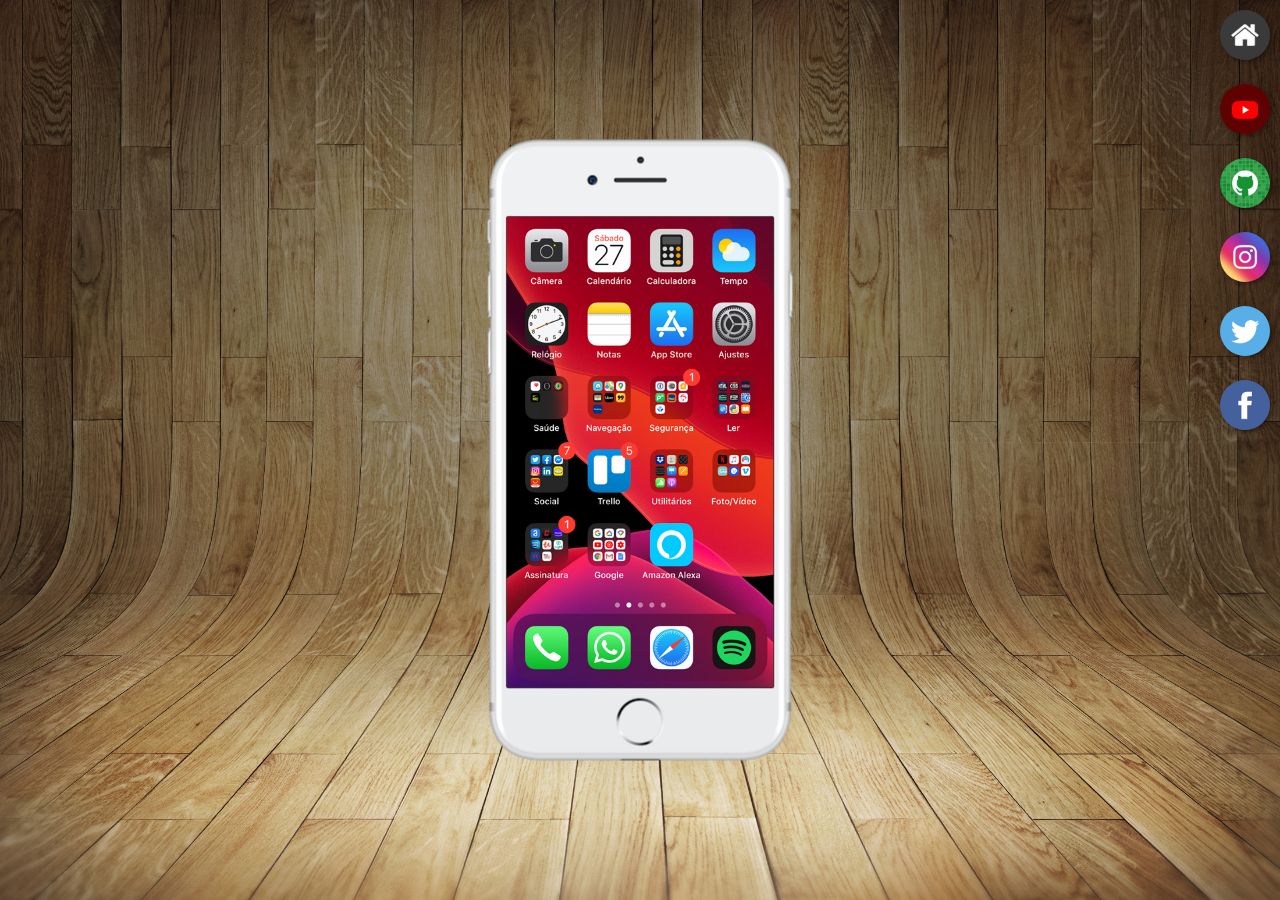
<file: index.html>
<!DOCTYPE html>
<html lang="pt-br">
<head>
    <meta charset="UTF-8">
    <meta http-equiv="X-UA-Compatible" content="IE=edge">
    <meta name="viewport" content="width=device-width, initial-scale=1.0">
    <link rel="shortcut icon" href="favicon.ico" type="image/x-icon">
    <link rel="stylesheet" href="estilos/style.css">
    <title>projeto redes sociais</title>
</head>
<body>
     <main>
        
           <section id="telefone">
              <iframe src="home.html" name="tela" id="tela" frameborder="0"
               height="400" scolling="no" >seu navegador nao e compativel com iframe</iframe>
           </section>
         
         <section id="redes-sociais">
           <a href="home.html" target="tela"><img src="imagens/logo-home.jpg" alt="home"></a> <br>
           <a href="youtube.html" target="tela" ><img src="imagens/logo-youtube.jpg" alt="youtube"></a> <br>
           <a href="github.html" target="tela"><img src="imagens/logo-github.jpg" alt="github"></a> <br>
           <a href="instagram.html" target="tela"><img src="imagens/logo-instagram.jpg" alt="instagram"></a> <br>
           <a href="twitter.html" target="tela"><img src="imagens/logo-twitter.jpg" alt="twitter"></a> <br>
           <a href="facebook.html" target="tela" ><img src="imagens/logo-facebook.jpg" alt="facebook"></a> <br>
         </section>
     </main>

</body>
</html>
</file>
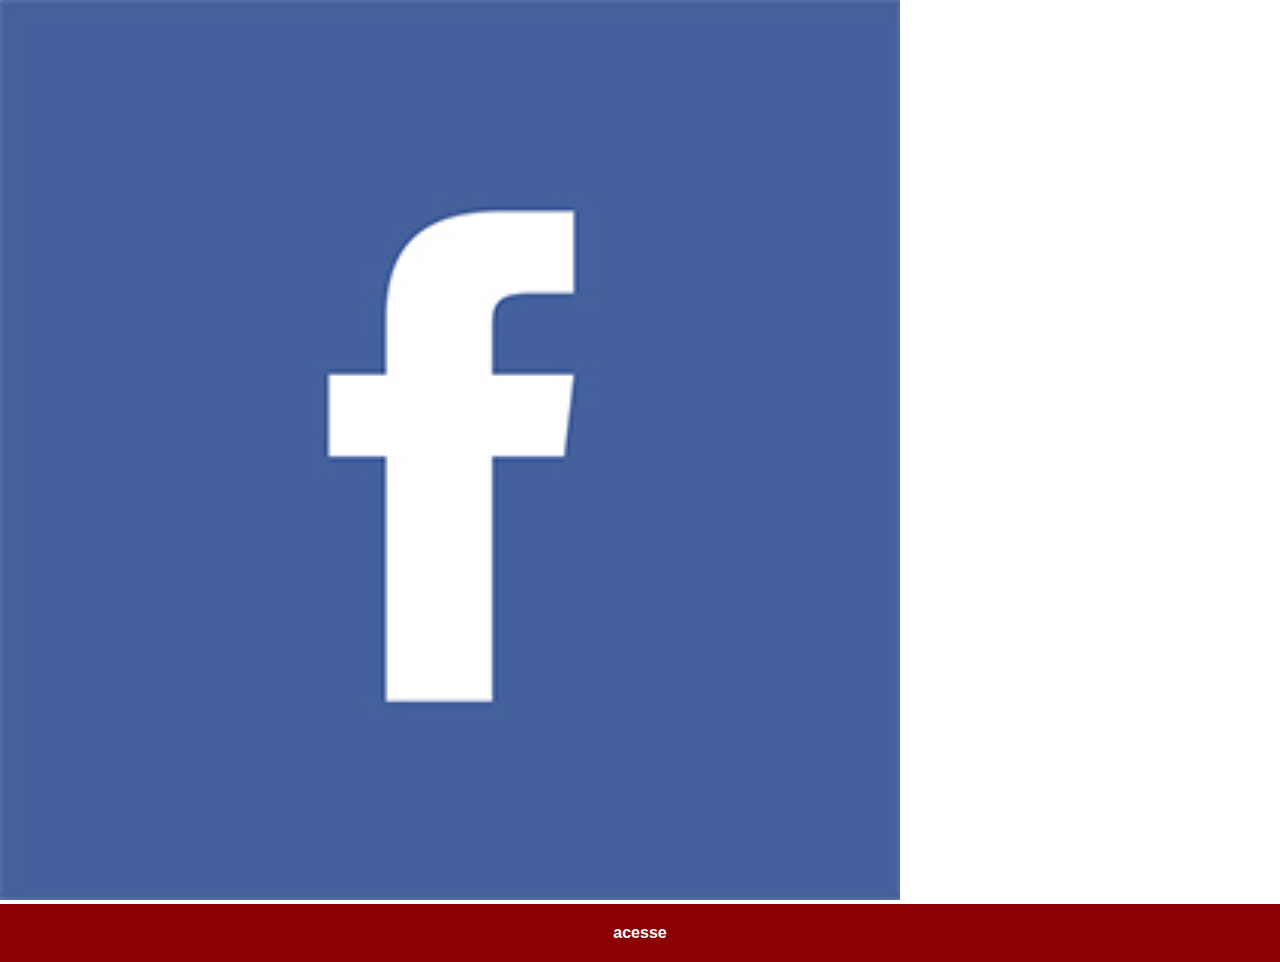
<file: facebook.html>
<!DOCTYPE html>
<html lang="en">
<head>
    <meta charset="UTF-8">
    <meta http-equiv="X-UA-Compatible" content="IE=edge">
    <meta name="viewport" content="width=device-width, initial-scale=1.0">
    <title>facebook</title>
    <link rel="stylesheet" href="estilos/social.css">
</head>
<body>
    <img src="imagens/logo-facebook.jpg" alt="facebook">
    <a href="https://www.facebook.com/gustavoguanabara/?locale=pt_BR" target="_blank"> acesse</a>
</body>
</html>
</file>
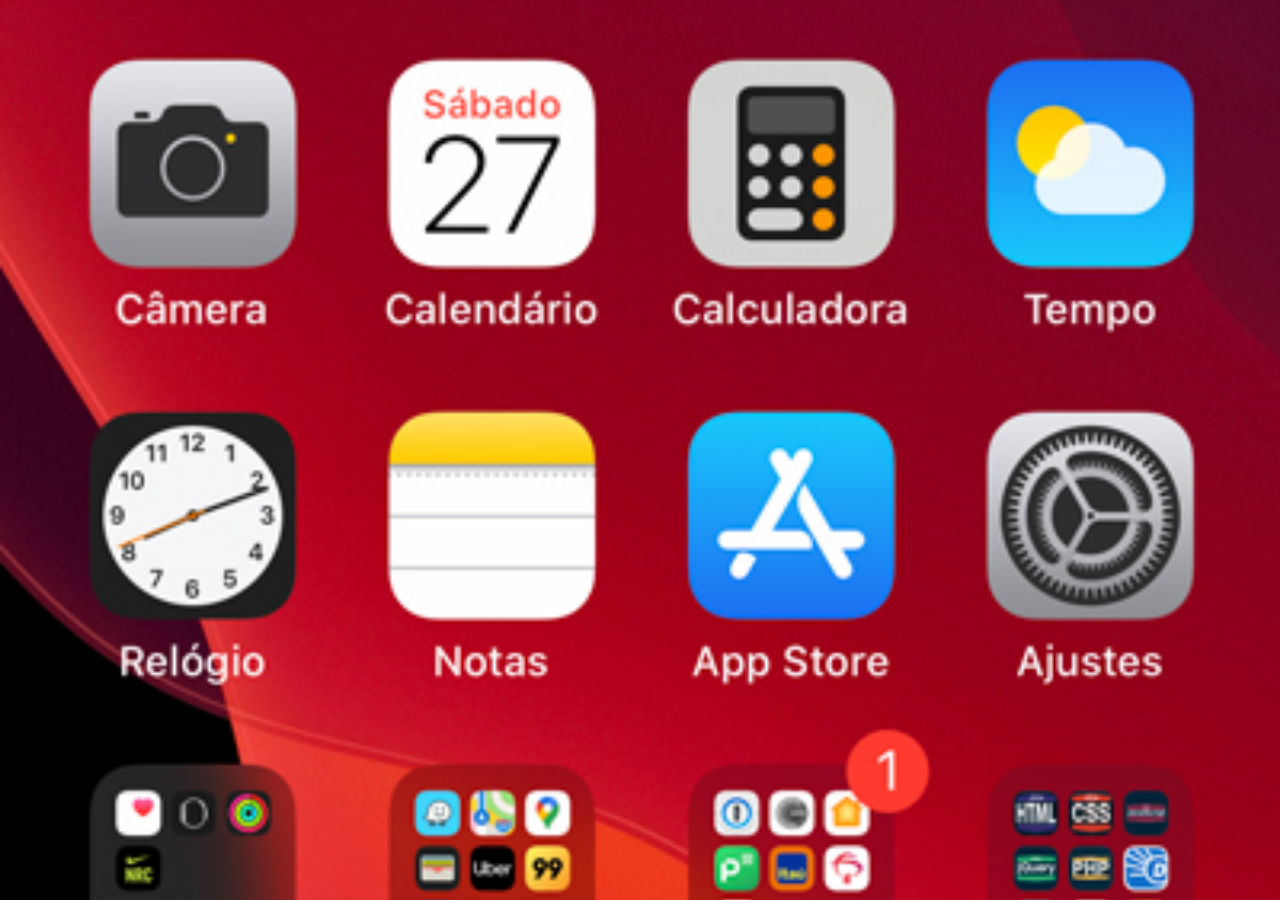
<file: home.html>
<!DOCTYPE html>
<html lang="pt-br">
<head>
    <meta charset="UTF-8">
    <meta http-equiv="X-UA-Compatible" content="IE=edge">
    <meta name="viewport" content="width=device-width, initial-scale=1.0">
    <title>home</title>

    <style>
        *{
            margin:0px;
            padding:0px;
    
        }
        body{
            width:100vw;
            height:100vh;
            background: black  url('imagens/tela-home.jpg')no-repeat top center ;
            background-size: cover;
            background-repeat: no-repeat;
        }
    </style>
</head>

<body>
    
</body>
</html>
</file>
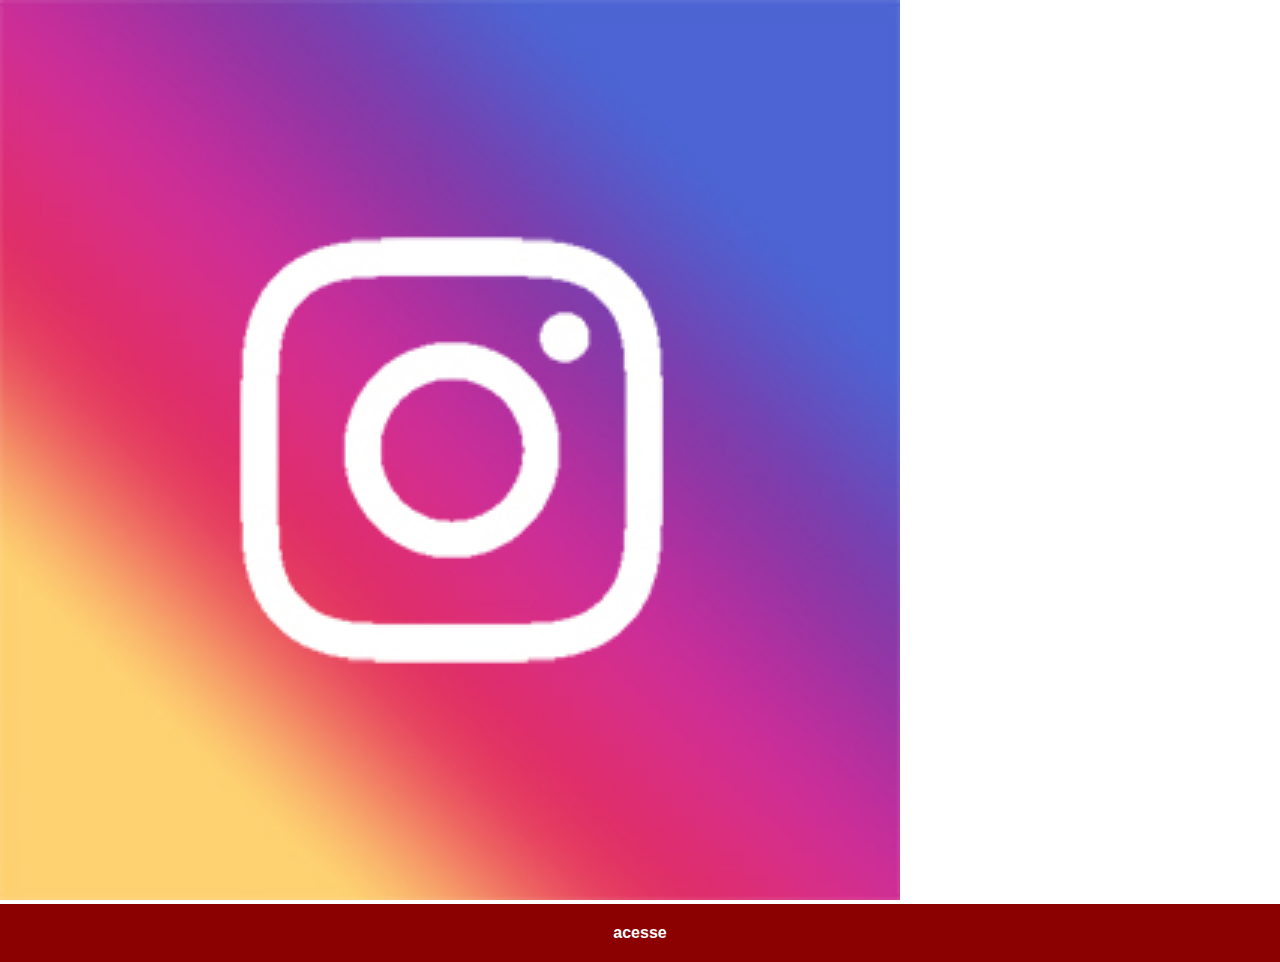
<file: instagram.html>
<!DOCTYPE html>
<html lang="pt-br">
<head>
    <meta charset="UTF-8">
    <meta http-equiv="X-UA-Compatible" content="IE=edge">
    <meta name="viewport" content="width=device-width, initial-scale=1.0">
    <title>instagram</title>
    <link rel="stylesheet" href="estilos/social.css">
</head>
<body>
    <img src="imagens/logo-instagram.jpg" alt="instagram">
    <a href="https://www.instagram.com/gustavoguanabara/" target="_blank">acesse</a>
</body>
</html>
</file>
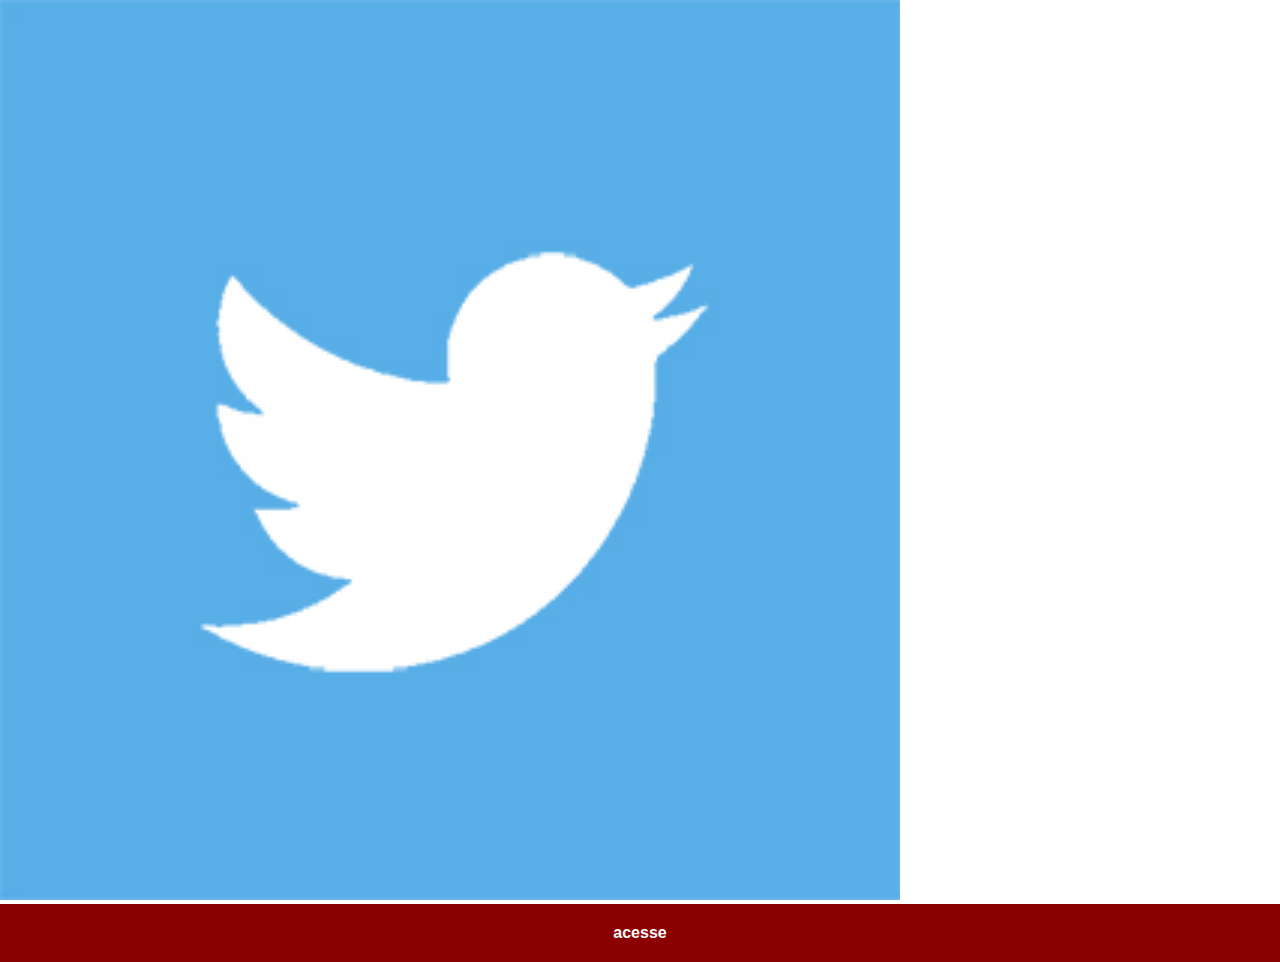
<file: twitter.html>
<!DOCTYPE html>
<html lang="pt-br">
<head>
    <meta charset="UTF-8">
    <meta http-equiv="X-UA-Compatible" content="IE=edge">
    <meta name="viewport" content="width=device-width, initial-scale=1.0">
    <title>twitter</title>
    <link rel="stylesheet" href="estilos/social.css">
</head>
<body>
    <img src="imagens/logo-twitter.jpg" alt="twitter">
    <a href="https://twitter.com/guanabara" target="_blank"> acesse</a>
</body>
</html>
</file>
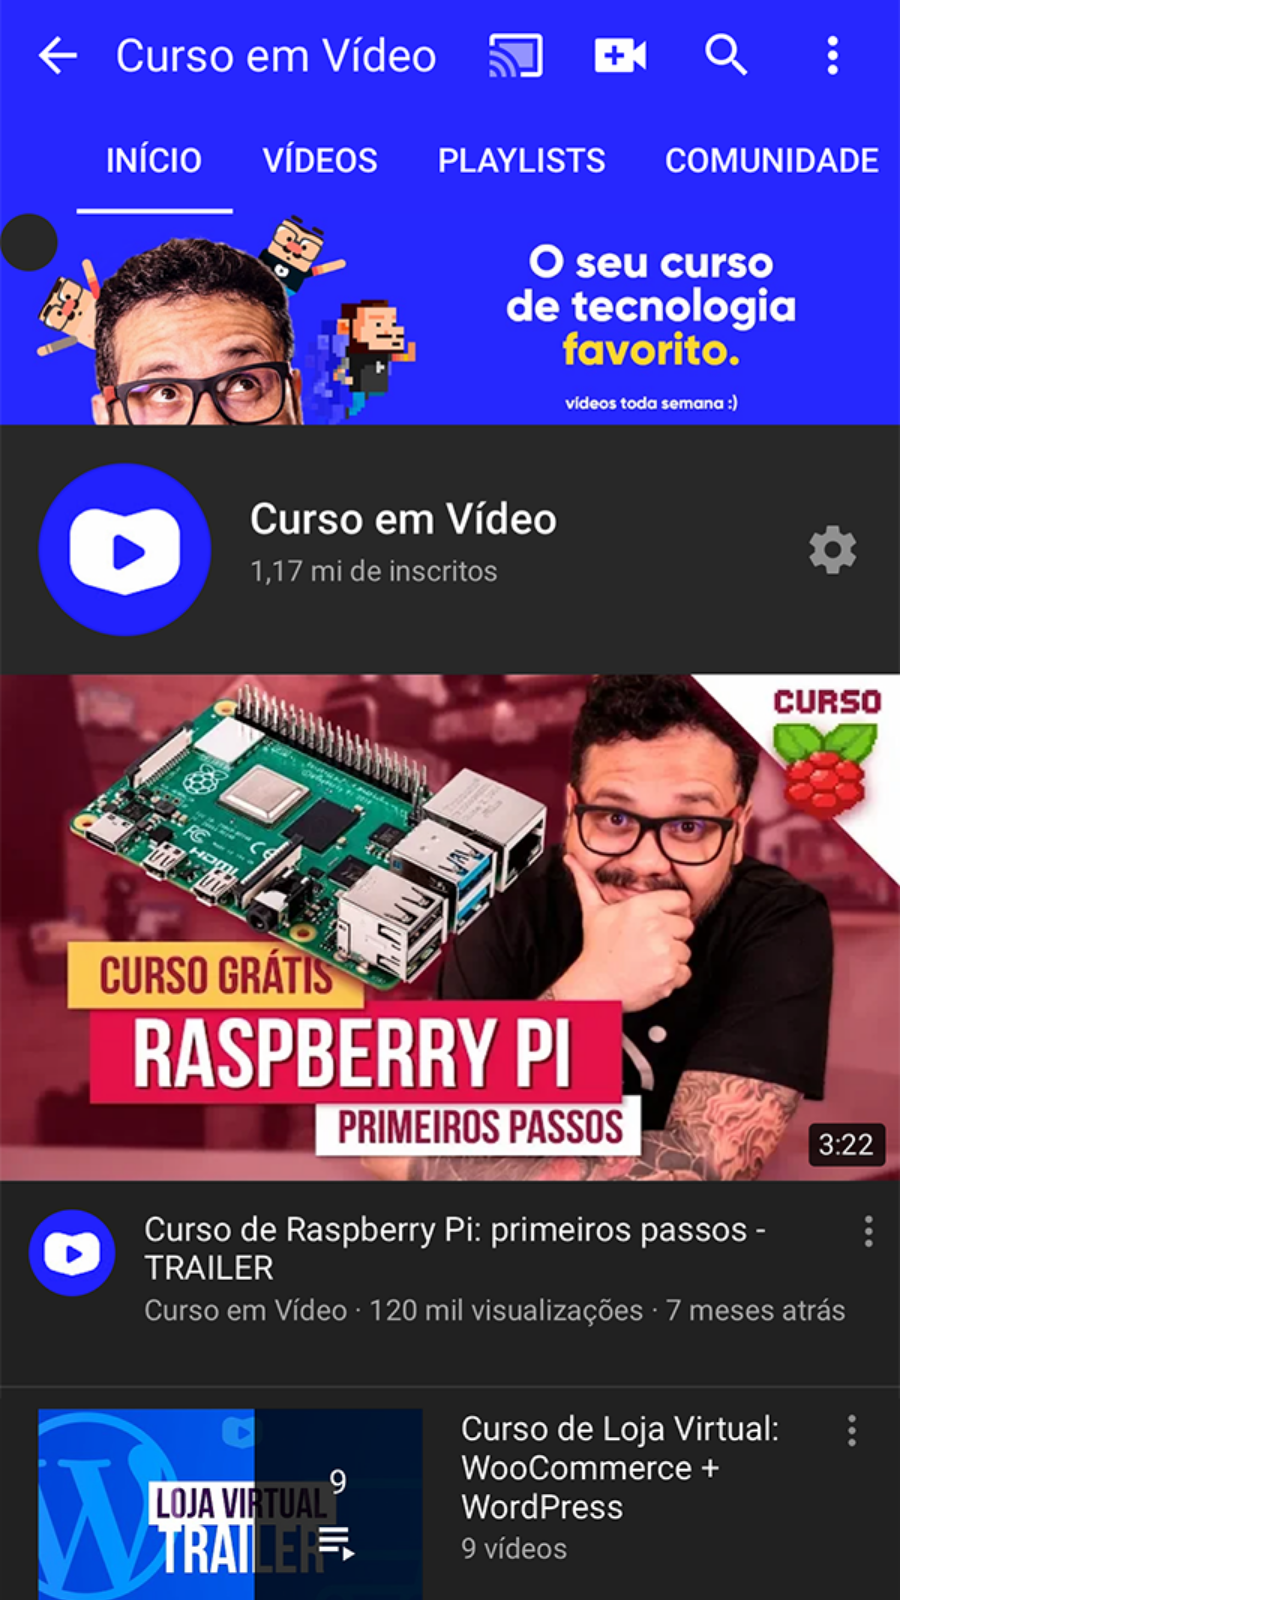
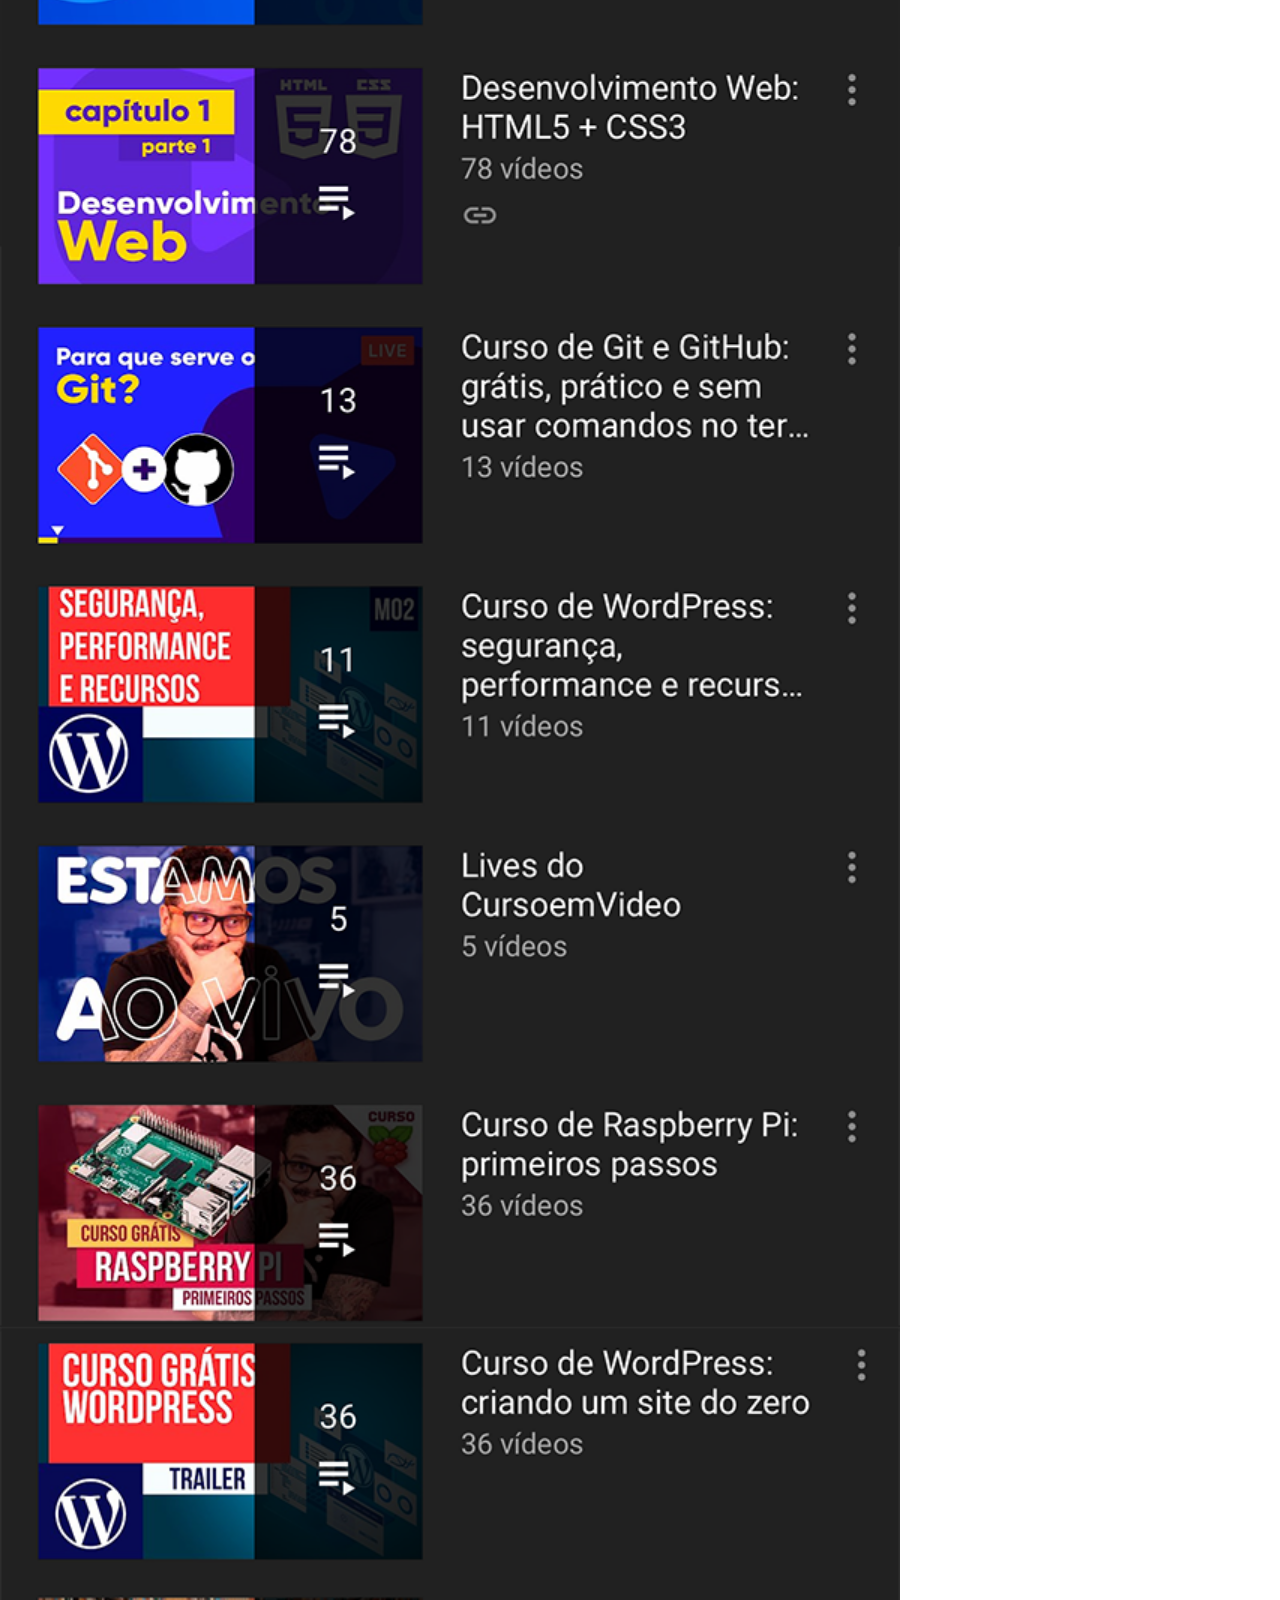
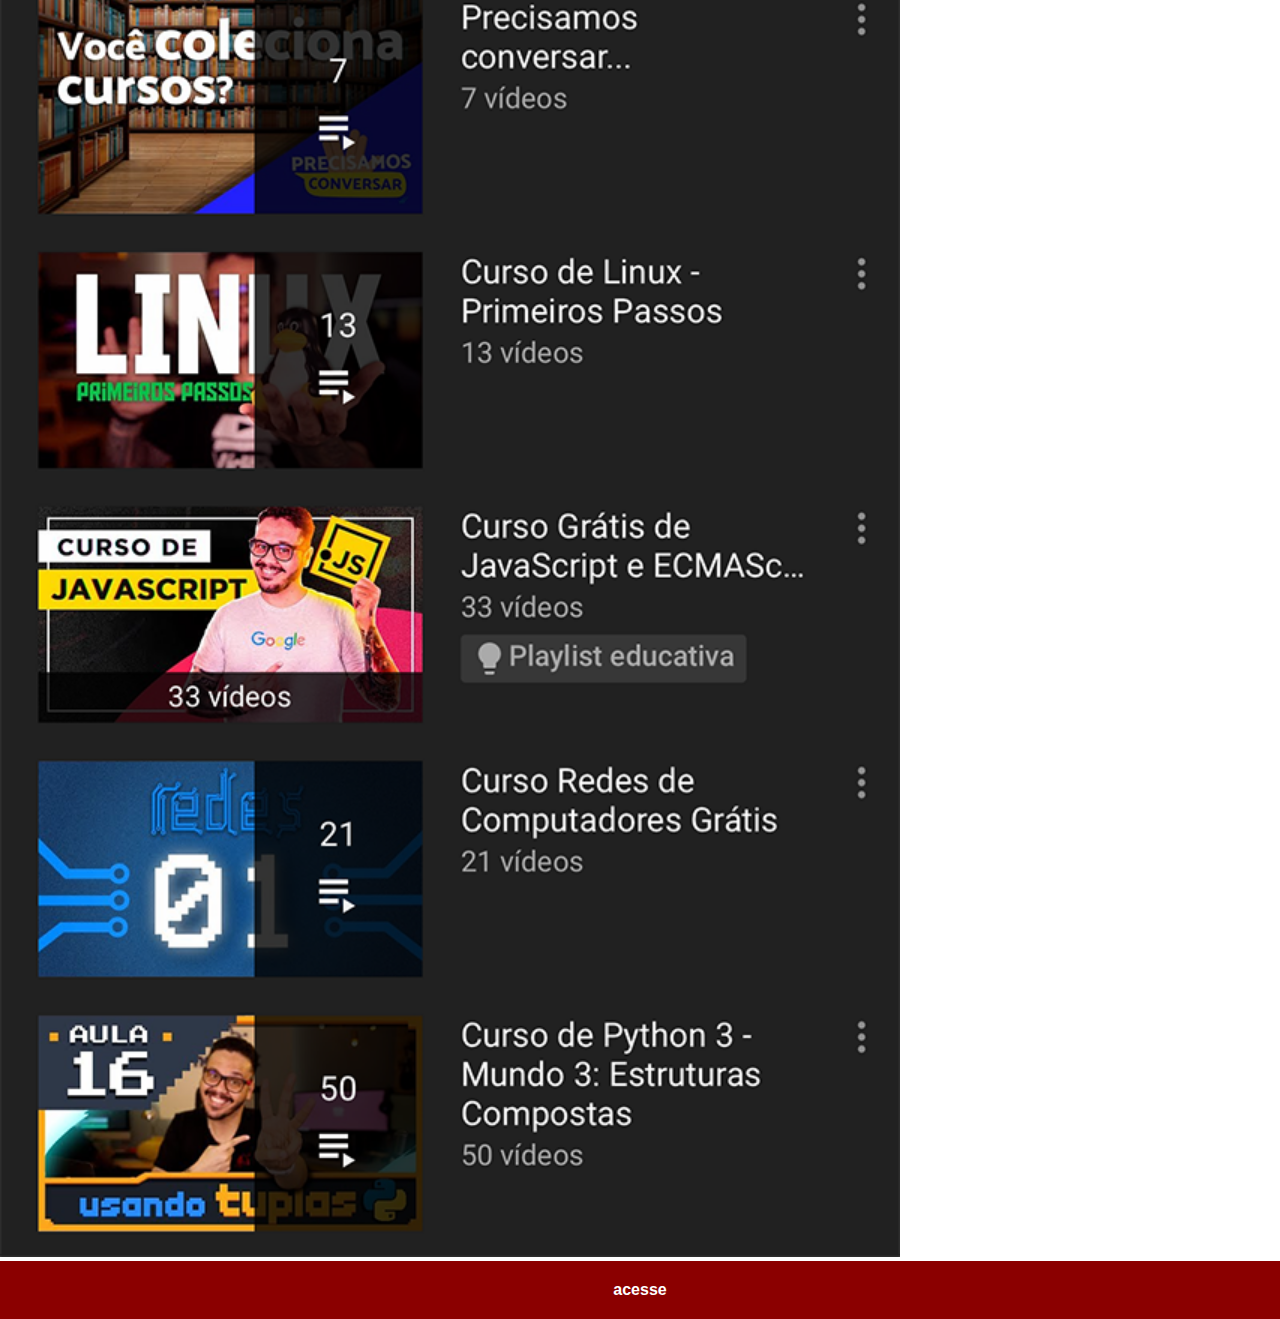
<file: youtube.html>
<!DOCTYPE html>
<html lang="pt-br">
<head>
    <meta charset="UTF-8">
    <meta http-equiv="X-UA-Compatible" content="IE=edge">
    <meta name="viewport" content="width=device-width, initial-scale=1.0">
    <title>youtube</title>
    <link rel="stylesheet" href="estilos/social.css">

 
    
<body>
    <img src="imagens/tela-youtube.png" alt="youtube">
    <a href="http:/www.youtube.com/user/cursoemvideo/playlists" target="_blank">acesse</a>
    
</body>
</html>
</file>
<file: estilos/style.css>
@charset "utf-8";

* {
    margin: 0px;
    padding: 0px;
    font-family: Arial, Helvetica, sans-serif;
}

html,body{
    height: 100vh;
    width: 100vw;
    background-color: black;
}
body{
    background: url('../imagens/fundo-madeira.jpg')no-repeat top center;
    background-size: cover;
    background-attachment: fixed;
}
main{
    height: 100vh;
    position: relative;
 
}
section#telefone{
    position: absolute;
    top: 50%;
    left: 50%;
    transform:translate(-50%,-50%);

    height: 627px;
    width: 311px;
   
    background: url('../imagens/frame-iphone.png')  no-repeat;
}

iframe#tela{
    position:relative;
    top: 80px;
    left: 22px;
    width:267px;
    height:471px;
}
section#redes-sociais{
    text-align: right;
}
section#redes-sociais img{
    width: 50px;
    margin:10px;
    border-radius:50%;
    box-shadow: 2px 2px 5px rgba(0, 0, 0, 0.400);
    box-sizing: border-box;
}

section#redes-sociais img:hover{
    border:2px  solid rgba(255, 255, 255, 0.637);
    transform:translate(-3px,-3px);
    box-shadow: 5px 5px 10px rgba(0, 0, 0, 0.623);
    transition: transform .3s, border 1s;
}
</file>
<file: estilos/social.css>
@charset "utf-8";



*{
    margin:0px;
    padding:0px;
    font-family: Arial, Helvetica, sans-serif;
}
::-webkit-scrollbar{
    width:0px;
    height:0px;
}
img{
    width:100vh;
}
a{
    display: block;
    background-color: darkred;
    color:white;
    padding:20px;
    text-align: center;
    font-weight: bolder;
    text-decoration: none;
}
a:hover{
    background-color: red;
}
</file>
